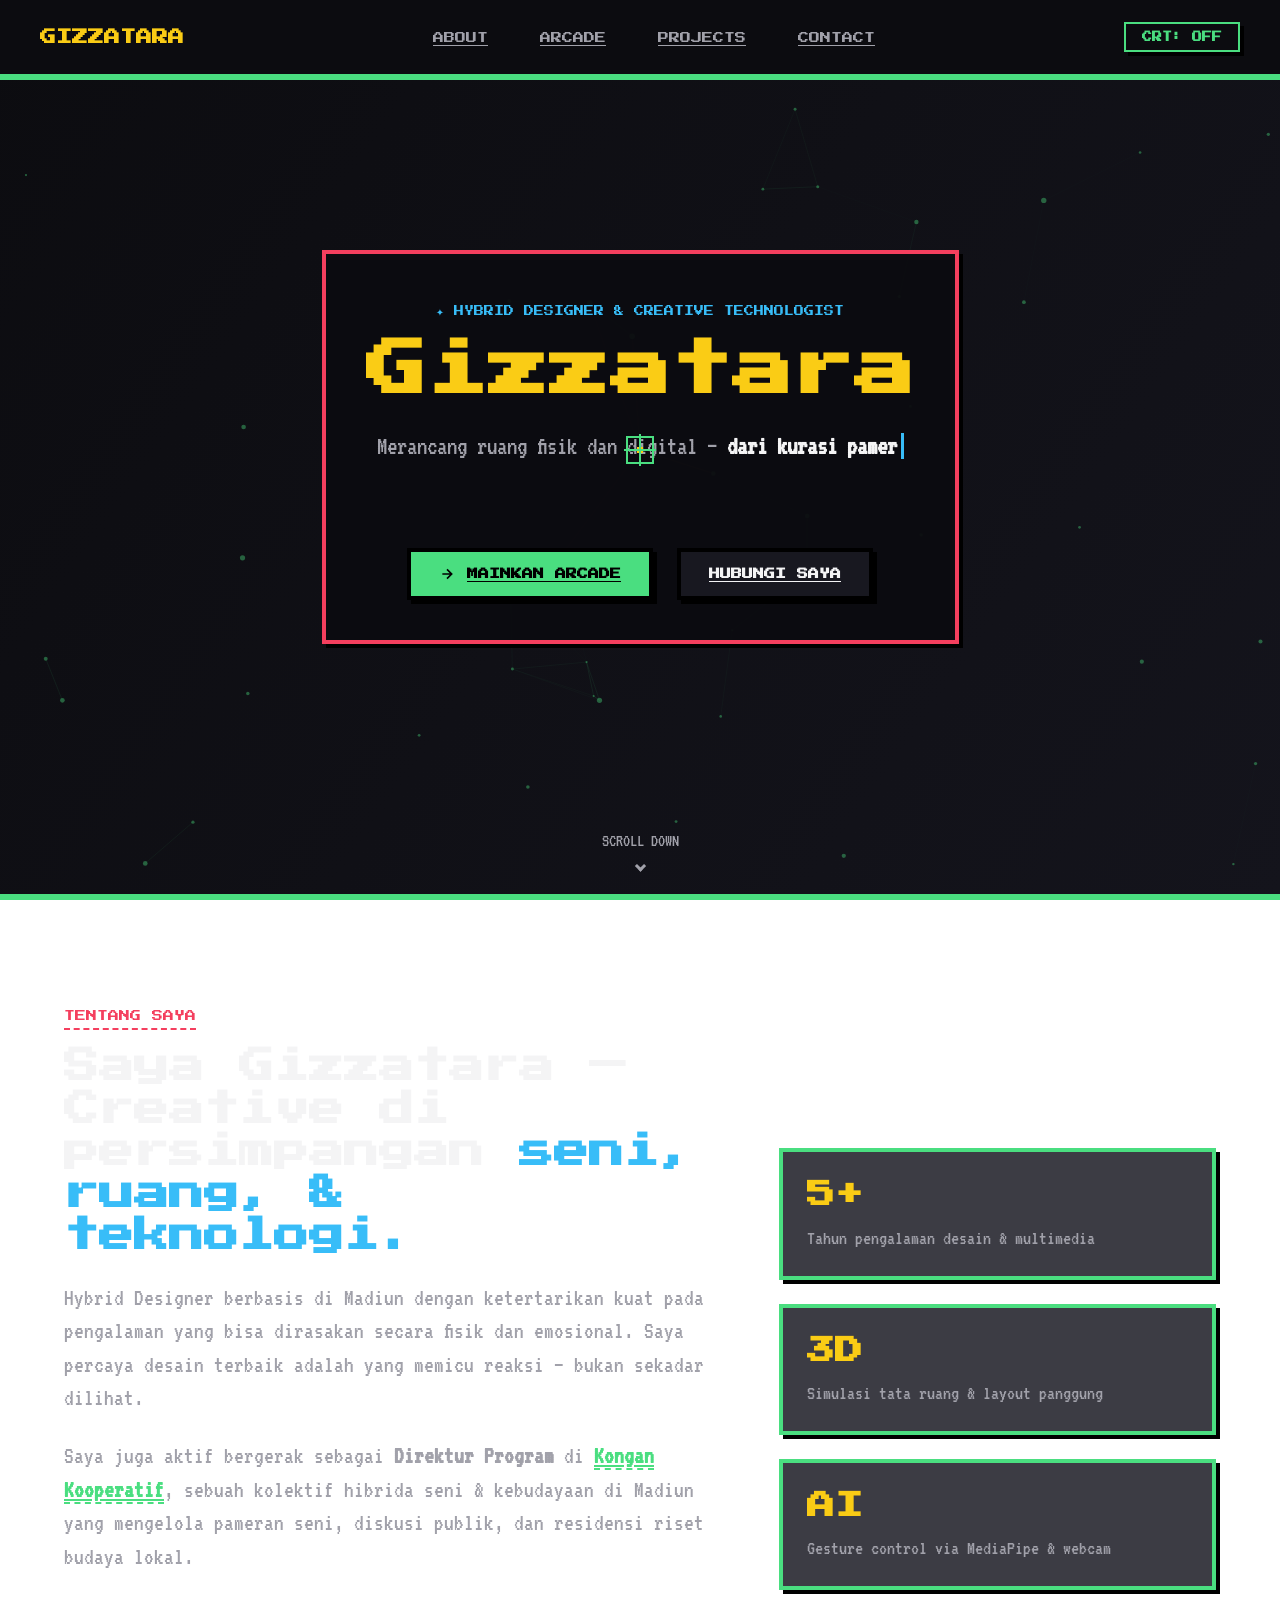
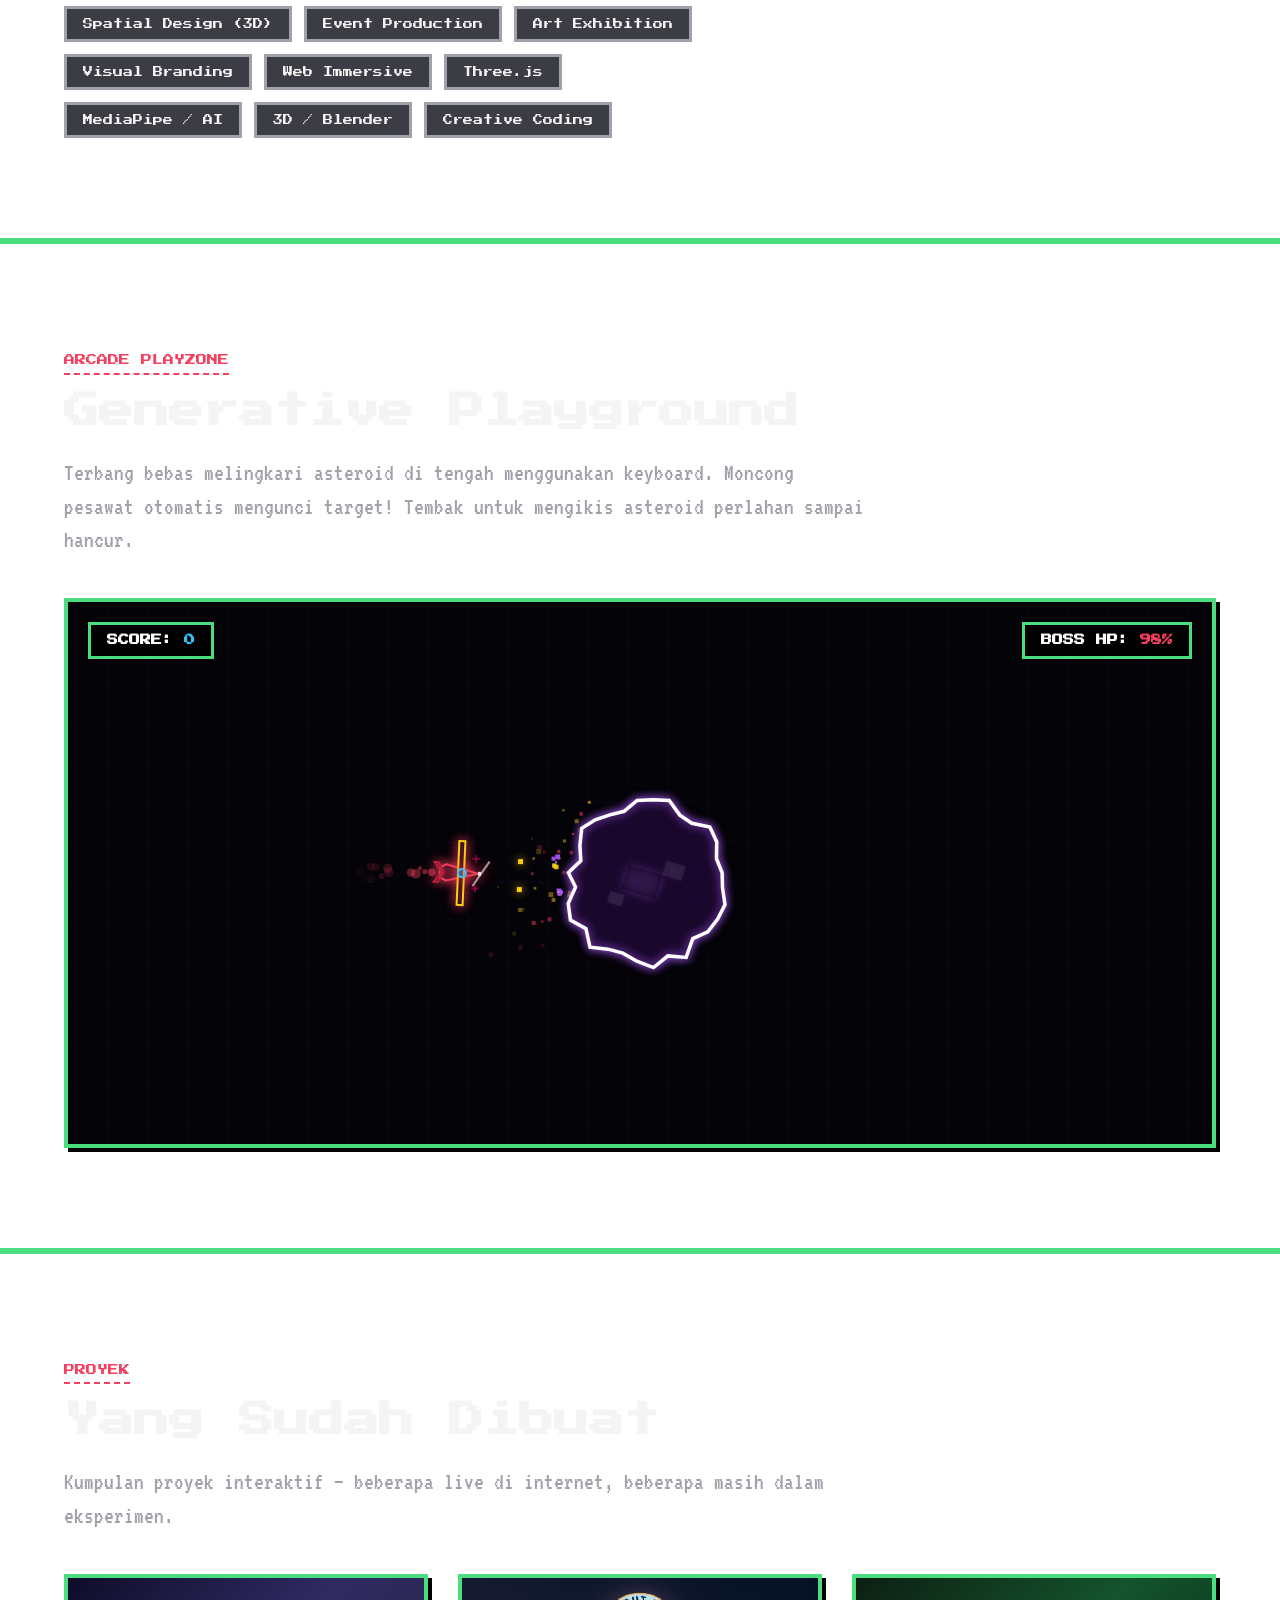
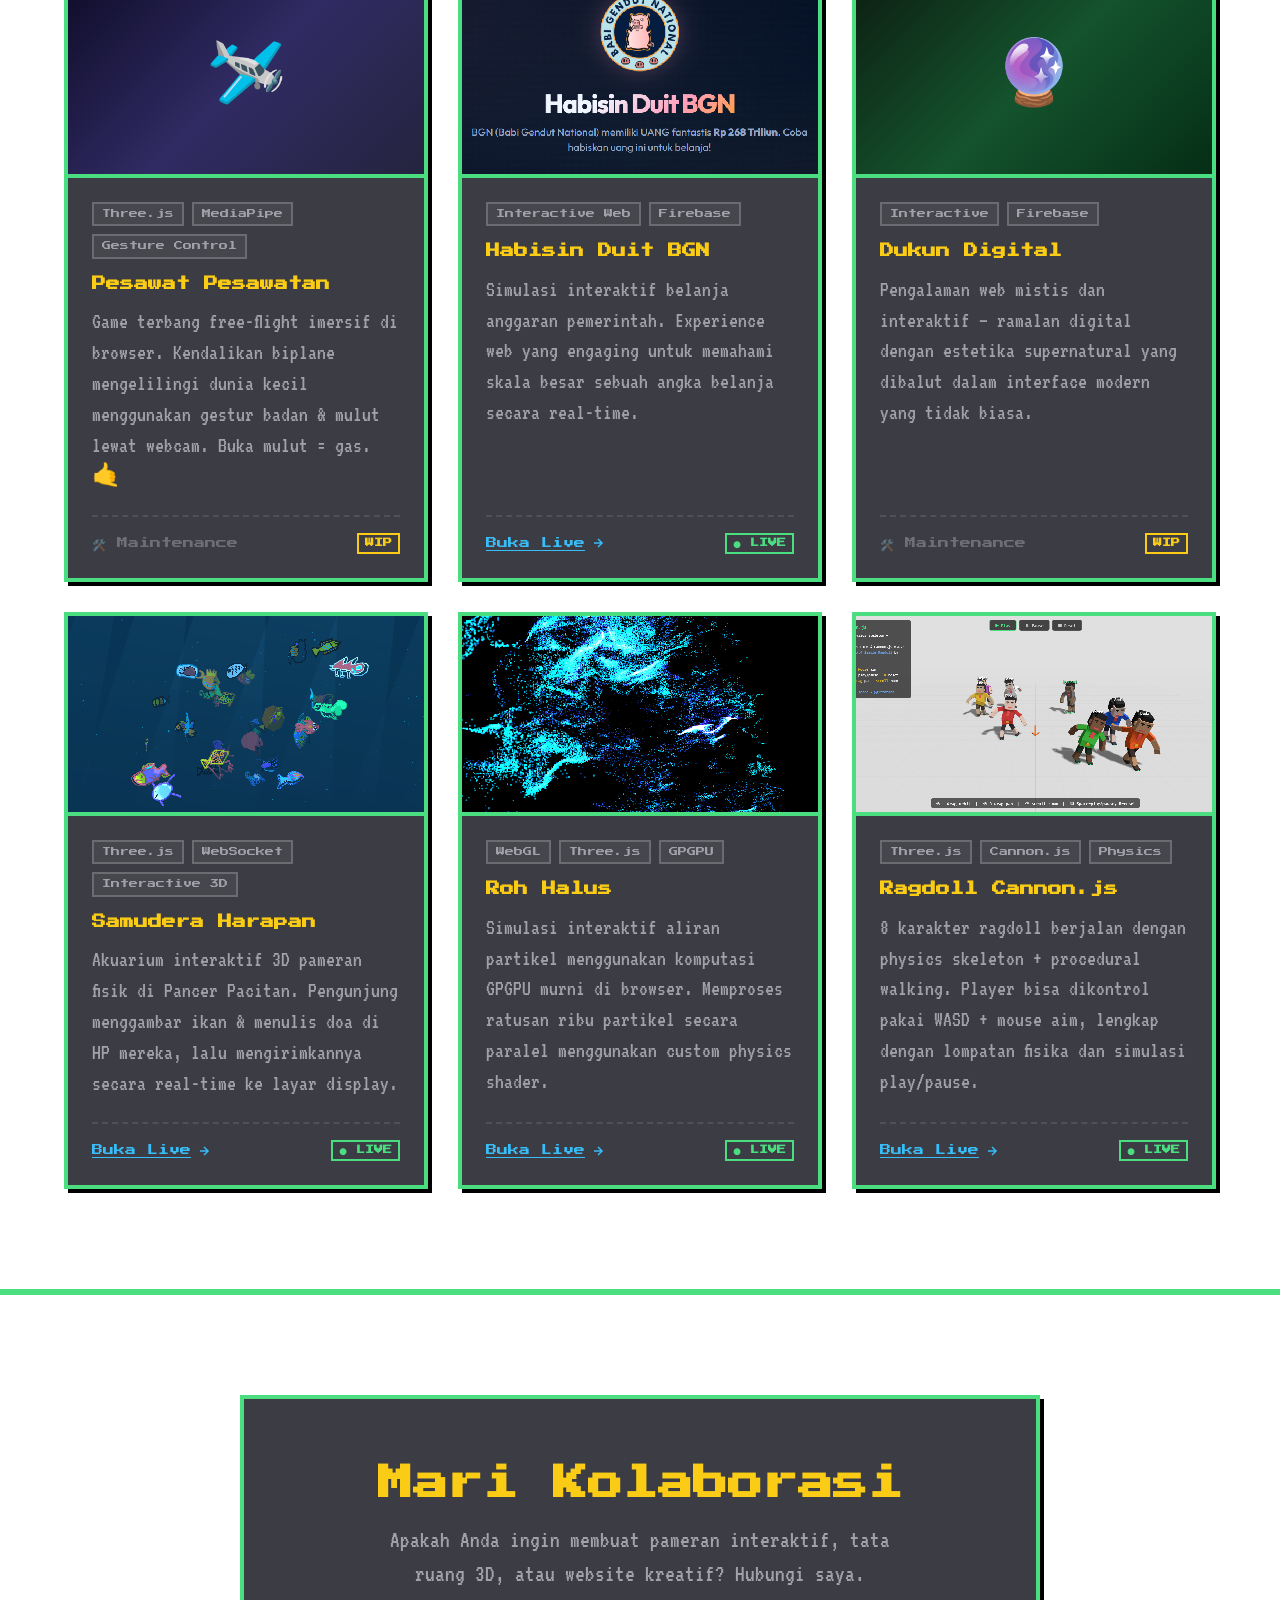
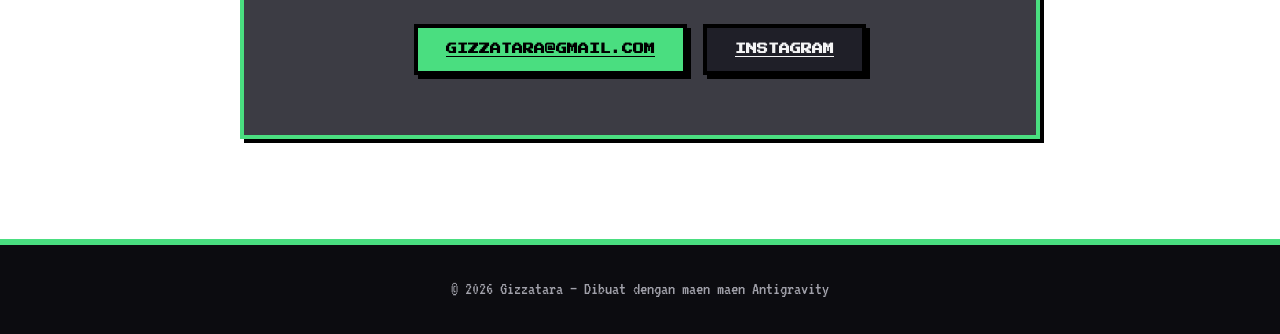
<file: index.html>
﻿<!DOCTYPE html>
<html lang="id">
<head>
  <meta charset="UTF-8" />
  <meta name="viewport" content="width=device-width, initial-scale=1.0" />
  <title>Gizzatara — Hybrid Designer & Creative Technologist</title>
  <meta name="description" content="Portfolio Gizzatara — Hybrid Designer dan Creative Technologist. Spesialis web immersive, multimedia, dan visual storytelling." />
  
  <!-- Google Fonts -->
  <link rel="preconnect" href="https://fonts.googleapis.com">
  <link rel="preconnect" href="https://fonts.gstatic.com" crossorigin>
  <link href="https://fonts.googleapis.com/css2?family=Bricolage+Grotesque:opsz,wght@12..96,300..800&family=JetBrains+Mono:ital,wght@0,100..800;1,100..800&family=Press+Start+2P&family=VT323&display=swap" rel="stylesheet">

  <link rel="stylesheet" href="style.css" />
</head>
<body>

  <!-- Global Background Canvas -->
  <canvas id="bg-canvas"></canvas>

  <!-- Custom Cursor (TargetCursor) -->
  <div id="target-cursor">
    <div class="cursor-ring"></div>
    <div class="cursor-dot"></div>
  </div>

  <!-- CRT Vignette & Screen Overlay -->
  <div id="crt-overlay"></div>

  <!-- ===== NAVIGATION ===== -->
  <nav id="navbar" class="cursor-target">
    <span class="nav-logo cursor-target">GIZZATARA</span>
    <ul class="nav-links">
      <li><a href="#about" class="cursor-target">About</a></li>
      <li><a href="#arcade" class="cursor-target">Arcade</a></li>
      <li><a href="#projects" class="cursor-target">Projects</a></li>
      <li><a href="#contact" class="cursor-target">Contact</a></li>
    </ul>
    <button id="crt-toggle" class="btn-crt cursor-target">CRT: OFF</button>
  </nav>

  <!-- ===== HERO ===== -->
  <section id="hero">
    <div class="hero-content">
      <div class="hero-badge">✦ Hybrid Designer & Creative Technologist</div>
      <h1 class="hero-title shiny-text">Gizzatara</h1>
      <!-- TextType Animated Subtitle -->
      <p class="hero-sub">
        Merancang ruang fisik dan digital — <span id="hero-type-text"></span>
      </p>
      <div class="hero-cta">
        <a href="#arcade" class="btn btn-primary cursor-target">
          <svg width="16" height="16" viewBox="0 0 24 24" fill="none" stroke="currentColor" stroke-width="2.5">
            <path d="M5 12h14M12 5l7 7-7 7" />
          </svg>
          Mainkan Arcade
        </a>
        <a href="#contact" class="btn btn-ghost cursor-target">Hubungi Saya</a>
      </div>
    </div>
    <div class="scroll-hint">
      <span>Scroll Down</span>
      <div class="scroll-arrow"></div>
    </div>
  </section>

  <!-- ===== ABOUT ===== -->
  <section id="about">
    <div class="container">
      <div class="about-grid">
        <!-- Left Column -->
        <div class="about-info">
          <p class="section-label">Tentang Saya</p>
          <h2 class="section-title">Saya Gizzatara —<br>Creative di persimpangan <em>seni, ruang, & teknologi.</em></h2>
          <p class="about-p">
            Hybrid Designer berbasis di Madiun dengan ketertarikan kuat pada pengalaman yang bisa dirasakan secara fisik dan emosional. Saya percaya desain terbaik adalah yang memicu reaksi — bukan sekadar dilihat.
          </p>
          <p class="about-p">
            Saya juga aktif bergerak sebagai <strong>Direktur Program</strong> di <a href="https://www.instagram.com/kongan.co/" target="_blank" class="instagram-link cursor-target">Kongan Kooperatif</a>, sebuah kolektif hibrida seni & kebudayaan di Madiun yang mengelola pameran seni, diskusi publik, dan residensi riset budaya lokal.
          </p>
          <div class="skills-grid">
            <span class="skill-tag cursor-target">Spatial Design (3D)</span>
            <span class="skill-tag cursor-target">Event Production</span>
            <span class="skill-tag cursor-target">Art Exhibition</span>
            <span class="skill-tag cursor-target">Visual Branding</span>
            <span class="skill-tag cursor-target">Web Immersive</span>
            <span class="skill-tag cursor-target">Three.js</span>
            <span class="skill-tag cursor-target">MediaPipe / AI</span>
            <span class="skill-tag cursor-target">3D / Blender</span>
            <span class="skill-tag cursor-target">Creative Coding</span>
          </div>
        </div>
        <!-- Right Column (Stats) -->
        <div class="about-stats">
          <div class="stat-card">
            <div class="stat-num">5+</div>
            <div class="stat-label">Tahun pengalaman desain & multimedia</div>
          </div>
          <div class="stat-card">
            <div class="stat-num">3D</div>
            <div class="stat-label">Simulasi tata ruang & layout panggung</div>
          </div>
          <div class="stat-card">
            <div class="stat-num">AI</div>
            <div class="stat-label">Gesture control via MediaPipe & webcam</div>
          </div>
        </div>
      </div>
    </div>
  </section>

  <!-- ===== DEDICATED ARCADE PLAYGROUND ===== -->
  <section id="arcade">
    <div class="container">
      <p class="section-label">Arcade Playzone</p>
      <h2 class="section-title">Generative Playground</h2>
      <p class="section-sub">
        Terbang bebas melingkari asteroid di tengah menggunakan keyboard. Moncong pesawat otomatis mengunci target! Tembak untuk mengikis asteroid perlahan sampai hancur.
      </p>
      
      <div id="game-container" class="cursor-target">
        <!-- Game HUD Overlays -->
        <div class="game-hud">
          <div class="hud-item">SCORE: <span id="game-score">0</span></div>
          <div class="hud-item">BOSS HP: <span id="game-targets">100%</span></div>
        </div>
        
        <!-- Game Canvas -->
        <canvas id="playground-canvas"></canvas>
      </div>
    </div>
  </section>

  <!-- ===== PROJECTS ===== -->
  <section id="projects">
    <div class="container">
      <p class="section-label">Proyek</p>
      <h2 class="section-title">Yang Sudah Dibuat</h2>
      <p class="section-sub">
        Kumpulan proyek interaktif — beberapa live di internet, beberapa masih dalam eksperimen.
      </p>

      <div class="projects-grid">
        <!-- Proyek 1: Pesawat Pesawatan -->
        <div class="project-card cursor-target">
          <div class="project-thumb project-gradient-1">
            <div class="project-thumb-inner">🛩️</div>
          </div>
          <div class="project-body">
            <div class="project-tags">
              <span class="project-tag">Three.js</span>
              <span class="project-tag">MediaPipe</span>
              <span class="project-tag">Gesture Control</span>
            </div>
            <h3 class="project-name">Pesawat Pesawatan</h3>
            <p class="project-desc">
              Game terbang free-flight imersif di browser. Kendalikan biplane mengelilingi dunia kecil menggunakan gestur badan & mulut lewat webcam. Buka mulut = gas. 🤙
            </p>
            <div class="project-footer">
              <span class="project-link disabled">🛠️ Maintenance</span>
              <span class="project-status wip">WIP</span>
            </div>
          </div>
        </div>

        <!-- Proyek 2: Habisin Duit BGN -->
        <div class="project-card cursor-target" onclick="window.open('https://habisinduitbgn.web.app', '_blank')">
          <div class="project-thumb" style="background: url('habisin dut bgn thumnail.png') center/cover no-repeat;">
          </div>
          <div class="project-body">
            <div class="project-tags">
              <span class="project-tag">Interactive Web</span>
              <span class="project-tag">Firebase</span>
            </div>
            <h3 class="project-name">Habisin Duit BGN</h3>
            <p class="project-desc">
              Simulasi interaktif belanja anggaran pemerintah. Experience web yang engaging untuk memahami skala besar sebuah angka belanja secara real-time.
            </p>
            <div class="project-footer">
              <a href="https://habisinduitbgn.web.app" target="_blank" class="project-link cursor-target" onclick="event.stopPropagation()">
                Buka Live
                <svg width="14" height="14" viewBox="0 0 24 24" fill="none" stroke="currentColor" stroke-width="2.5">
                  <path d="M5 12h14M12 5l7 7-7 7" />
                </svg>
              </a>
              <span class="project-status live">● Live</span>
            </div>
          </div>
        </div>

        <!-- Proyek 3: Dukun Digital -->
        <div class="project-card cursor-target">
          <div class="project-thumb project-gradient-2">
            <div class="project-thumb-inner">🔮</div>
          </div>
          <div class="project-body">
            <div class="project-tags">
              <span class="project-tag">Interactive</span>
              <span class="project-tag">Firebase</span>
            </div>
            <h3 class="project-name">Dukun Digital</h3>
            <p class="project-desc">
              Pengalaman web mistis dan interaktif — ramalan digital dengan estetika supernatural yang dibalut dalam interface modern yang tidak biasa.
            </p>
            <div class="project-footer">
              <span class="project-link disabled">🛠️ Maintenance</span>
              <span class="project-status wip">WIP</span>
            </div>
          </div>
        </div>

        <!-- Proyek 4: Samudera Harapan -->
        <div class="project-card cursor-target" onclick="window.open('https://samudera-harapan.onrender.com/display.html', '_blank')">
          <div class="project-thumb" style="background: url('samudera harapan.png') center/cover no-repeat;">
          </div>
          <div class="project-body">
            <div class="project-tags">
              <span class="project-tag">Three.js</span>
              <span class="project-tag">WebSocket</span>
              <span class="project-tag">Interactive 3D</span>
            </div>
            <h3 class="project-name">Samudera Harapan</h3>
            <p class="project-desc">
              Akuarium interaktif 3D pameran fisik di Pancer Pacitan. Pengunjung menggambar ikan & menulis doa di HP mereka, lalu mengirimkannya secara real-time ke layar display.
            </p>
            <div class="project-footer">
              <a href="https://samudera-harapan.onrender.com/display.html" target="_blank" class="project-link cursor-target" onclick="event.stopPropagation()">
                Buka Live
                <svg width="14" height="14" viewBox="0 0 24 24" fill="none" stroke="currentColor" stroke-width="2.5">
                  <path d="M5 12h14M12 5l7 7-7 7" />
                </svg>
              </a>
              <span class="project-status live">● Live</span>
            </div>
          </div>
        </div>

        <!-- Proyek 5: Roh Halus -->
        <div class="project-card cursor-target" onclick="window.open('/roh-halus/', '_blank')">
          <div class="project-thumb" style="background: url('roh-halus.png') center/cover no-repeat;">
          </div>
          <div class="project-body">
            <div class="project-tags">
              <span class="project-tag">WebGL</span>
              <span class="project-tag">Three.js</span>
              <span class="project-tag">GPGPU</span>
            </div>
            <h3 class="project-name">Roh Halus</h3>
            <p class="project-desc">
              Simulasi interaktif aliran partikel menggunakan komputasi GPGPU murni di browser. Memproses ratusan ribu partikel secara paralel menggunakan custom physics shader.
            </p>
            <div class="project-footer">
              <a href="/roh-halus/" target="_blank" class="project-link cursor-target" onclick="event.stopPropagation()">
                Buka Live
                <svg width="14" height="14" viewBox="0 0 24 24" fill="none" stroke="currentColor" stroke-width="2.5">
                  <path d="M5 12h14M12 5l7 7-7 7" />
                </svg>
              </a>
              <span class="project-status live">● Live</span>
            </div>
          </div>
        </div>

        <!-- Proyek 6: Hybrid Ragdoll Demo -->
        <div class="project-card cursor-target" onclick="window.open('https://gizzatara.github.io/ragdoll-cannon-js/', '_blank')">
          <div class="project-thumb" style="background: url('ragdoll-thumb.png') center/cover no-repeat;">
          </div>
          <div class="project-body">
            <div class="project-tags">
              <span class="project-tag">Three.js</span>
              <span class="project-tag">Cannon.js</span>
              <span class="project-tag">Physics</span>
            </div>
            <h3 class="project-name">Ragdoll Cannon.js</h3>
            <p class="project-desc">
              8 karakter ragdoll berjalan dengan physics skeleton + procedural walking. Player bisa dikontrol pakai WASD + mouse aim, lengkap dengan lompatan fisika dan simulasi play/pause.
            </p>
            <div class="project-footer">
              <a href="https://gizzatara.github.io/ragdoll-cannon-js/" target="_blank" class="project-link cursor-target" onclick="event.stopPropagation()">
                Buka Live
                <svg width="14" height="14" viewBox="0 0 24 24" fill="none" stroke="currentColor" stroke-width="2.5">
                  <path d="M5 12h14M12 5l7 7-7 7" />
                </svg>
              </a>
              <span class="project-status live">● Live</span>
            </div>
          </div>
        </div>
      </div>
    </div>
  </section>

  <!-- ===== CONTACT ===== -->
  <section id="contact">
    <div class="container">
      <div class="contact-box">
        <h2 class="contact-title shiny-text">Mari Kolaborasi</h2>
        <p class="contact-p">
          Apakah Anda ingin membuat pameran interaktif, tata ruang 3D, atau website kreatif? Hubungi saya.
        </p>
        <div class="contact-links">
          <a href="mailto:gizzatara@gmail.com" class="btn btn-primary cursor-target">gizzatara@gmail.com</a>
          <a href="https://instagram.com/gizzatara" target="_blank" class="btn btn-ghost cursor-target">Instagram</a>
        </div>
    </div>
  </section>

  <!-- ===== FOOTER ===== -->
  <footer>
    <p>© 2026 Gizzatara — Dibuat dengan maen maen Antigravity</p>
  </footer>

  <script src="script.js"></script>
</body>
</html>
</file>
<file: style.css>
/* ==========================================================================
   style.css — Retro Pixel Arcade Design System (Old Fonts & Colors)
   ========================================================================== */

/* ===== 1. DESIGN TOKENS (RETRO ARCADE STATE) ===== */
:root {
  --bg-dark:       #0c0c10;
  --bg-gradient:   linear-gradient(135deg, #0c0c10 0%, #14141c 100%);
  --bg-card:       rgba(26, 26, 36, 0.85);
  
  /* Borders & Outlines */
  --border-neon:   #4ade80; /* Phosphor Green */
  --border-active: #f43f5e; /* Retro Pink */
  
  /* Cyber Neons */
  --accent-cyan:   #38bdf8; /* Cyber Cyan */
  --accent-pink:   #f43f5e; /* Retro Pink */
  --accent-purple: #b497cf; 
  --accent-green:  #4ade80; /* Phosphor Green */
  --accent-yellow: #facc15; /* Arcade Yellow */

  --text-primary:  #f4f4f5;
  --text-muted:    #a1a1aa;
  
  /* Fonts - Kept from old style */
  --font-head:    'Press Start 2P', system-ui, sans-serif;
  --font-body:    'VT323', monospace;
  
  /* Stepped animation for retro feel */
  --transition:    all 0.1s steps(4, end);
  --radius:        0px; /* Sharp retro edges */
  
  /* Retro Pixel Shadows */
  --pixel-shadow:  4px 4px 0px #000;
  --pixel-shadow-hover: 6px 6px 0px #000;
}

/* ===== 2. RESET & SETUP ===== */
*, *::before, *::after {
  box-sizing: border-box;
  margin: 0;
  padding: 0;
}

html {
  scroll-behavior: smooth;
}

#bg-canvas {
  position: fixed;
  inset: 0;
  width: 100vw;
  height: 100vh;
  z-index: -2;
  pointer-events: none;
}

body {
  background: transparent;
  color: var(--text-primary);
  font-family: var(--font-body);
  font-size: 22px; /* VT323 is narrow, needs larger font size */
  line-height: 1.4;
  overflow-x: hidden;
  min-height: 100vh;
  image-rendering: pixelated;
}

/* Hide default cursor only on devices with a mouse (fine pointer) */
@media (pointer: fine) {
  body {
    cursor: none !important;
  }
  a, button, input, select, textarea, .cursor-target {
    cursor: none !important;
  }
}

/* Hide custom crosshair cursor on touch/mobile devices */
@media (pointer: coarse), (max-width: 768px) {
  #target-cursor {
    display: none !important;
  }
}

.container {
  max-width: 1200px;
  margin: 0 auto;
  padding: 0 24px;
}

/* ===== 3. CUSTOM RETRO CURSOR (TargetCursor) ===== */
#target-cursor {
  position: fixed;
  top: 0;
  left: 0;
  width: 28px;
  height: 28px;
  pointer-events: none;
  z-index: 10000;
  transform: translate(-50%, -50%);
  display: flex;
  align-items: center;
  justify-content: center;
  mix-blend-mode: normal;
  transition: width 0.1s steps(4, end), height 0.1s steps(4, end);
}

.cursor-ring {
  position: absolute;
  width: 100%;
  height: 100%;
  border: 2px solid var(--border-neon); /* Green by default */
  border-radius: 0; /* Square crosshair */
  transition: border-color 0.1s, border-width 0.1s;
}

/* Crosshair lines */
.cursor-ring::before, .cursor-ring::after {
  content: '';
  position: absolute;
  background: var(--border-neon);
  transition: background 0.1s;
}
.cursor-ring::before {
  top: -4px; bottom: -4px; left: 50%; width: 2px;
  transform: translateX(-50%);
}
.cursor-ring::after {
  left: -4px; right: -4px; top: 50%; height: 2px;
  transform: translateY(-50%);
}

.cursor-dot {
  width: 6px;
  height: 6px;
  background-color: var(--accent-yellow);
  border-radius: 0; /* Square pixel dot */
  transition: background-color 0.1s, transform 0.1s;
}

/* Hover Cursor States */
#target-cursor.cursor-hovered {
  width: 36px;
  height: 36px;
}
#target-cursor.cursor-hovered .cursor-ring {
  border-color: var(--border-active); /* Changes to pink */
  border-width: 2px;
}
#target-cursor.cursor-hovered .cursor-ring::before,
#target-cursor.cursor-hovered .cursor-ring::after {
  background: var(--border-active);
}
#target-cursor.cursor-hovered .cursor-dot {
  background-color: var(--accent-cyan);
  transform: scale(1.2);
}

/* ===== 4. CRT SCANLINES OVERLAYS ===== */
#crt-overlay {
  position: fixed;
  inset: 0;
  pointer-events: none;
  z-index: 9999;
  opacity: 0; /* OFF by default */
  transition: opacity 0.3s ease;
  background: 
    linear-gradient(rgba(18, 16, 16, 0) 50%, rgba(0, 0, 0, 0.22) 50%),
    radial-gradient(circle, transparent 40%, rgba(0, 0, 0, 0.6) 130%);
  background-size: 100% 5px, 100% 100%;
}

/* Rolling scan bar overlay */
#crt-overlay::after {
  content: ' ';
  display: block;
  position: absolute;
  top: 0; left: 0; right: 0; bottom: 0;
  background: linear-gradient(to bottom, rgba(18, 16, 16, 0) 0%, rgba(18, 16, 16, 0.18) 10%, rgba(18, 16, 16, 0) 20%);
  background-size: 100% 100%;
  pointer-events: none;
  opacity: 0;
}

/* Body level class when crt filter is fully active */
body.crt-active #crt-overlay {
  opacity: 0.95;
  animation: crt-flicker 0.15s infinite;
}

body.crt-active #crt-overlay::after {
  opacity: 1;
  animation: crt-roll 8s linear infinite;
}

/* Phosphor glow for texts and icons */
body.crt-active {
  text-shadow: 0 0 3px rgba(74, 222, 128, 0.4), 0 0 6px rgba(244, 63, 94, 0.2);
}

/* Curved glass tube vignette screen bezel */
body.crt-active::after {
  content: ' ';
  display: block;
  position: fixed;
  top: 0; left: 0; bottom: 0; right: 0;
  box-shadow: inset 0 0 80px rgba(0, 0, 0, 0.75), inset 0 0 160px rgba(0, 0, 0, 0.95);
  z-index: 9998;
  pointer-events: none;
}

@keyframes crt-flicker {
  0% { opacity: 0.94; }
  50% { opacity: 0.96; }
  100% { opacity: 0.94; }
}

@keyframes crt-roll {
  0% { transform: translateY(-100%); }
  100% { transform: translateY(100%); }
}

/* ===== 5. STICKY NAVBAR ===== */
nav {
  position: fixed;
  top: 0; left: 0; right: 0;
  height: 80px;
  z-index: 100;
  display: flex;
  align-items: center;
  justify-content: space-between;
  padding: 0 40px;
  background: var(--bg-dark);
  border-bottom: 6px solid var(--border-neon);
}

.nav-logo {
  font-family: var(--font-head);
  font-size: 16px;
  font-weight: 700;
  color: var(--accent-yellow);
  text-transform: uppercase;
}

.nav-links {
  display: flex;
  gap: 24px;
  list-style: none;
}

.nav-links a {
  font-family: var(--font-head);
  font-size: 11px;
  color: var(--text-muted);
  text-transform: uppercase;
  padding: 6px 12px;
  border: 2px solid transparent;
  transition: var(--transition);
}

.nav-links a:hover {
  color: var(--border-neon);
  border: 2px dashed var(--border-neon);
  background: rgba(74, 222, 128, 0.05);
}

/* CRT Toggle Button */
.btn-crt {
  padding: 8px 16px;
  background: transparent;
  border: 2px solid var(--border-neon);
  color: var(--border-neon);
  font-family: var(--font-head);
  font-size: 10px;
  font-weight: 700;
  transition: var(--transition);
  box-shadow: var(--pixel-shadow);
}
.btn-crt:hover {
  background: var(--border-neon);
  color: #000;
  box-shadow: var(--pixel-shadow-hover);
}
.btn-crt:active {
  transform: translate(2px, 2px);
  box-shadow: 0 0 0 #000;
}

/* ===== 6. HERO SECTION ===== */
#hero {
  position: relative;
  height: 100vh;
  display: flex;
  align-items: center;
  justify-content: center;
  text-align: center;
  overflow: hidden;
  padding: 0 20px;
  border-bottom: 6px solid var(--border-neon);
}

#hero-canvas {
  position: absolute;
  inset: 0;
  width: 100%;
  height: 100%;
  z-index: 0;
  pointer-events: none;
}

.hero-content {
  position: relative;
  z-index: 1;
  max-width: 850px;
  padding: 40px;
  background: rgba(12, 12, 16, 0.95);
  border: 4px solid var(--border-active); /* Pink outline */
  box-shadow: var(--pixel-shadow);
}

.hero-badge {
  display: inline-block;
  font-family: var(--font-head);
  font-size: 10px;
  color: var(--accent-cyan);
  margin-bottom: 20px;
  text-transform: uppercase;
}

.hero-title {
  font-family: var(--font-head);
  font-size: clamp(1.8rem, 6vw, 3.8rem);
  font-weight: 700;
  line-height: 1.1;
  margin-bottom: 24px;
}

/* Shiny Text adapted to Retro Color Cycle */
.shiny-text {
  color: var(--accent-yellow);
  animation: colorCycle 6s linear infinite;
}

@keyframes colorCycle {
  0%, 100% { color: var(--accent-yellow); }
  33% { color: var(--border-neon); }
  66% { color: var(--accent-cyan); }
}

.hero-sub {
  font-size: 26px; /* Larger body size for VT323 */
  color: var(--text-muted);
  max-width: 650px;
  margin: 0 auto 40px auto;
  min-height: 80px;
}

/* TextType cursor */
#hero-type-text {
  font-weight: 600;
  color: var(--text-primary);
  border-right: 3px solid var(--accent-cyan);
  padding-right: 4px;
}

.hero-cta {
  display: flex;
  gap: 24px;
  justify-content: center;
  flex-wrap: wrap;
}

/* Retro Pixel Buttons */
.btn {
  display: inline-flex;
  align-items: center;
  gap: 12px;
  padding: 14px 28px;
  font-family: var(--font-head);
  font-size: 11px;
  font-weight: 700;
  text-transform: uppercase;
  border: 4px solid #000;
  box-shadow: var(--pixel-shadow);
  position: relative;
  transition: transform 0.05s steps(4, end), box-shadow 0.05s steps(4, end);
}

.btn:hover {
  transform: translate(-2px, -2px);
  box-shadow: var(--pixel-shadow-hover);
}

.btn:active {
  transform: translate(2px, 2px);
  box-shadow: 0px 0px 0px #000;
}

.btn-primary {
  background: var(--border-neon); /* Green */
  color: #000;
}

.btn-ghost {
  background: var(--bg-card);
  color: var(--text-primary);
}

.scroll-hint {
  position: absolute;
  bottom: 24px;
  left: 50%;
  transform: translateX(-50%);
  display: flex;
  flex-direction: column;
  align-items: center;
  gap: 8px;
  color: var(--text-muted);
  font-size: 18px;
  text-transform: uppercase;
}

.scroll-arrow {
  width: 8px;
  height: 8px;
  border-right: 3px solid var(--text-muted);
  border-bottom: 3px solid var(--text-muted);
  transform: rotate(45deg);
  animation: scrollPulse 1.5s infinite;
}

@keyframes scrollPulse {
  0% { transform: rotate(45deg) translate(0, 0); opacity: 0.3; }
  50% { transform: rotate(45deg) translate(0, 6px); opacity: 1; }
  100% { transform: rotate(45deg) translate(0, 0); opacity: 0.3; }
}

/* ===== 7. ABOUT SECTION ===== */
#about {
  padding: 100px 0;
  border-bottom: 6px solid var(--border-neon);
}

.about-grid {
  display: grid;
  grid-template-columns: 1.2fr 0.8fr;
  gap: 60px;
  align-items: center;
}

.section-label {
  font-family: var(--font-head);
  font-size: 11px;
  text-transform: uppercase;
  color: var(--border-active);
  margin-bottom: 16px;
  display: inline-block;
  border-bottom: 2px dashed var(--border-active);
  padding-bottom: 4px;
}

.section-title {
  font-family: var(--font-head);
  font-size: clamp(1.4rem, 4vw, 2.2rem);
  font-weight: 700;
  line-height: 1.2;
  margin-bottom: 24px;
}

.section-title em {
  font-style: normal;
  color: var(--accent-cyan);
}

.about-p {
  color: var(--text-muted);
  font-size: 24px;
  margin-bottom: 24px;
}

.instagram-link {
  color: var(--border-neon);
  font-weight: 600;
  border-bottom: 2px dashed var(--border-neon);
}
.instagram-link:hover {
  color: #fff;
  border-color: #fff;
}

.skills-grid {
  display: flex;
  flex-wrap: wrap;
  gap: 12px;
  margin-top: 32px;
}

.skill-tag {
  font-family: var(--font-head);
  font-size: 10px;
  padding: 8px 16px;
  background: var(--bg-card);
  border: 3px solid var(--text-muted);
  color: var(--text-primary);
  transition: var(--transition);
}

.skill-tag:hover {
  border-color: var(--border-neon);
  color: var(--border-neon);
  background: rgba(74, 222, 128, 0.05);
}

.about-stats {
  display: flex;
  flex-direction: column;
  gap: 24px;
}

.stat-card {
  padding: 24px;
  background: var(--bg-card);
  border: 4px solid var(--border-neon);
  box-shadow: var(--pixel-shadow);
  transition: var(--transition);
}
.stat-card:hover {
  transform: translate(-2px, -2px);
  box-shadow: var(--pixel-shadow-hover);
}

.stat-num {
  font-family: var(--font-head);
  font-size: 28px;
  font-weight: 700;
  color: var(--accent-yellow);
  margin-bottom: 8px;
}

.stat-label {
  color: var(--text-muted);
  font-size: 20px;
}

/* ===== 8. ARCADE PLAYGROUND SECTION ===== */
#arcade {
  padding: 100px 0;
  border-bottom: 6px solid var(--border-neon);
}

.section-sub {
  color: var(--text-muted);
  font-size: 24px;
  max-width: 800px;
  margin-bottom: 40px;
}

#game-container {
  position: relative;
  width: 100%;
  height: 550px;
  background: #000;
  border: 4px solid var(--border-neon);
  box-shadow: var(--pixel-shadow);
}

#playground-canvas {
  width: 100%;
  height: 100%;
  display: block;
}

/* Game HUD Overlays */
.game-hud {
  position: absolute;
  top: 20px;
  left: 20px;
  right: 20px;
  display: flex;
  justify-content: space-between;
  pointer-events: none;
  font-family: var(--font-head);
  font-size: 11px;
  font-weight: 700;
  color: #fff;
  z-index: 10;
}

.hud-item {
  padding: 8px 16px;
  background: #000;
  border: 3px solid var(--border-neon);
}

#game-score {
  color: var(--accent-cyan);
}
#game-targets {
  color: var(--accent-pink);
}

/* ===== 9. PROJECTS SECTION ===== */
#projects {
  padding: 100px 0;
  border-bottom: 6px solid var(--border-neon);
}

.projects-grid {
  display: grid;
  grid-template-columns: repeat(auto-fill, minmax(350px, 1fr));
  gap: 30px;
}

.project-card {
  background: var(--bg-card);
  border: 4px solid var(--border-neon);
  box-shadow: var(--pixel-shadow);
  transition: var(--transition);
  display: flex;
  flex-direction: column;
  height: 100%;
  position: relative;
  overflow: hidden;
}

.project-card:hover {
  transform: translate(-6px, -6px);
  border-color: var(--border-active);
  box-shadow: 
    3px 3px 0px var(--accent-pink),
    6px 6px 0px var(--accent-cyan),
    9px 9px 0px #000;
  animation: card-glitch 0.25s steps(4, end) 1;
}

@keyframes card-glitch {
  0% { transform: translate(0px, 0px) skewX(0deg); }
  25% { transform: translate(-8px, -4px) skewX(3deg); filter: hue-rotate(40deg); }
  50% { transform: translate(-3px, -8px) skewX(-3deg); }
  75% { transform: translate(-7px, -5px) skewX(1deg); filter: hue-rotate(-40deg); }
  100% { transform: translate(-6px, -6px) skewX(0deg); }
}

.project-thumb {
  height: 200px;
  position: relative;
  overflow: hidden;
  display: flex;
  align-items: center;
  justify-content: center;
  border-bottom: 4px solid var(--border-neon);
}

.project-thumb-inner {
  font-size: 64px;
  transition: transform 0.1s steps(4, end);
}
.project-card:hover .project-thumb-inner {
  transform: scale(1.1) rotate(5deg);
}

/* Gradient fallback for retro thumbnails */
.project-gradient-1 {
  background: linear-gradient(135deg, #0f0c29, #302b63, #24243e);
}
.project-gradient-2 {
  background: linear-gradient(135deg, #0d1f12, #14532d, #052e16);
}

.project-body {
  padding: 24px;
  display: flex;
  flex-direction: column;
  flex-grow: 1;
}

.project-tags {
  display: flex;
  gap: 8px;
  margin-bottom: 16px;
  flex-wrap: wrap;
}

.project-tag {
  font-family: var(--font-head);
  font-size: 9px;
  padding: 4px 8px;
  background: rgba(255, 255, 255, 0.05);
  border: 2px solid rgba(255, 255, 255, 0.2);
  color: var(--text-muted);
}

.project-name {
  font-family: var(--font-head);
  font-size: 14px;
  font-weight: 700;
  color: var(--accent-yellow);
  margin-bottom: 12px;
}

.project-desc {
  font-size: 22px;
  color: var(--text-muted);
  line-height: 1.4;
  margin-bottom: 24px;
  flex-grow: 1;
}

.project-footer {
  display: flex;
  justify-content: space-between;
  align-items: center;
  border-top: 2px dashed rgba(255, 255, 255, 0.1);
  padding-top: 16px;
}

.project-link {
  font-family: var(--font-head);
  font-size: 11px;
  color: var(--accent-cyan);
  display: inline-flex;
  align-items: center;
  gap: 6px;
}
.project-link svg {
  transition: transform 0.1s;
}
.project-link:hover svg {
  transform: translateX(4px);
}

.project-link.disabled {
  color: var(--text-muted);
  opacity: 0.5;
  pointer-events: none;
}

.project-status {
  font-family: var(--font-head);
  font-size: 9px;
  font-weight: 700;
  padding: 2px 6px;
  text-transform: uppercase;
}

.project-status.live {
  background: transparent;
  color: var(--accent-green);
  border: 2px solid var(--accent-green);
}
.project-status.wip {
  background: transparent;
  color: var(--accent-yellow);
  border: 2px solid var(--accent-yellow);
}

/* ===== 10. CONTACT SECTION ===== */
#contact {
  padding: 100px 0 40px 0;
}

.contact-box {
  max-width: 800px;
  margin: 0 auto;
  text-align: center;
  background: var(--bg-card);
  border: 4px solid var(--border-neon);
  box-shadow: var(--pixel-shadow);
  padding: 60px 40px;
  margin-bottom: 60px;
}

.contact-title {
  font-family: var(--font-head);
  font-size: clamp(1.4rem, 5vw, 2.2rem);
  font-weight: 700;
  margin-bottom: 16px;
}

.contact-p {
  color: var(--text-muted);
  font-size: 24px;
  max-width: 500px;
  margin: 0 auto 32px auto;
}

.contact-links {
  display: flex;
  gap: 16px;
  justify-content: center;
  flex-wrap: wrap;
}

/* ===== FOOTER ===== */
footer {
  text-align: center;
  padding: 32px;
  font-size: 18px;
  color: var(--text-muted);
  border-top: 6px solid var(--border-neon);
  background: var(--bg-dark);
}

/* ===== 11. RESPONSIVENESS ===== */
@media (max-width: 992px) {
  .about-grid {
    grid-template-columns: 1fr;
    gap: 40px;
  }
  
  nav {
    padding: 0 20px;
  }
}

@media (max-width: 768px) {
  .nav-links {
    display: none; /* Hide nav links on mobile for simplicity in prototype */
  }
  
  #game-container {
    height: 400px;
  }
}
</file>
